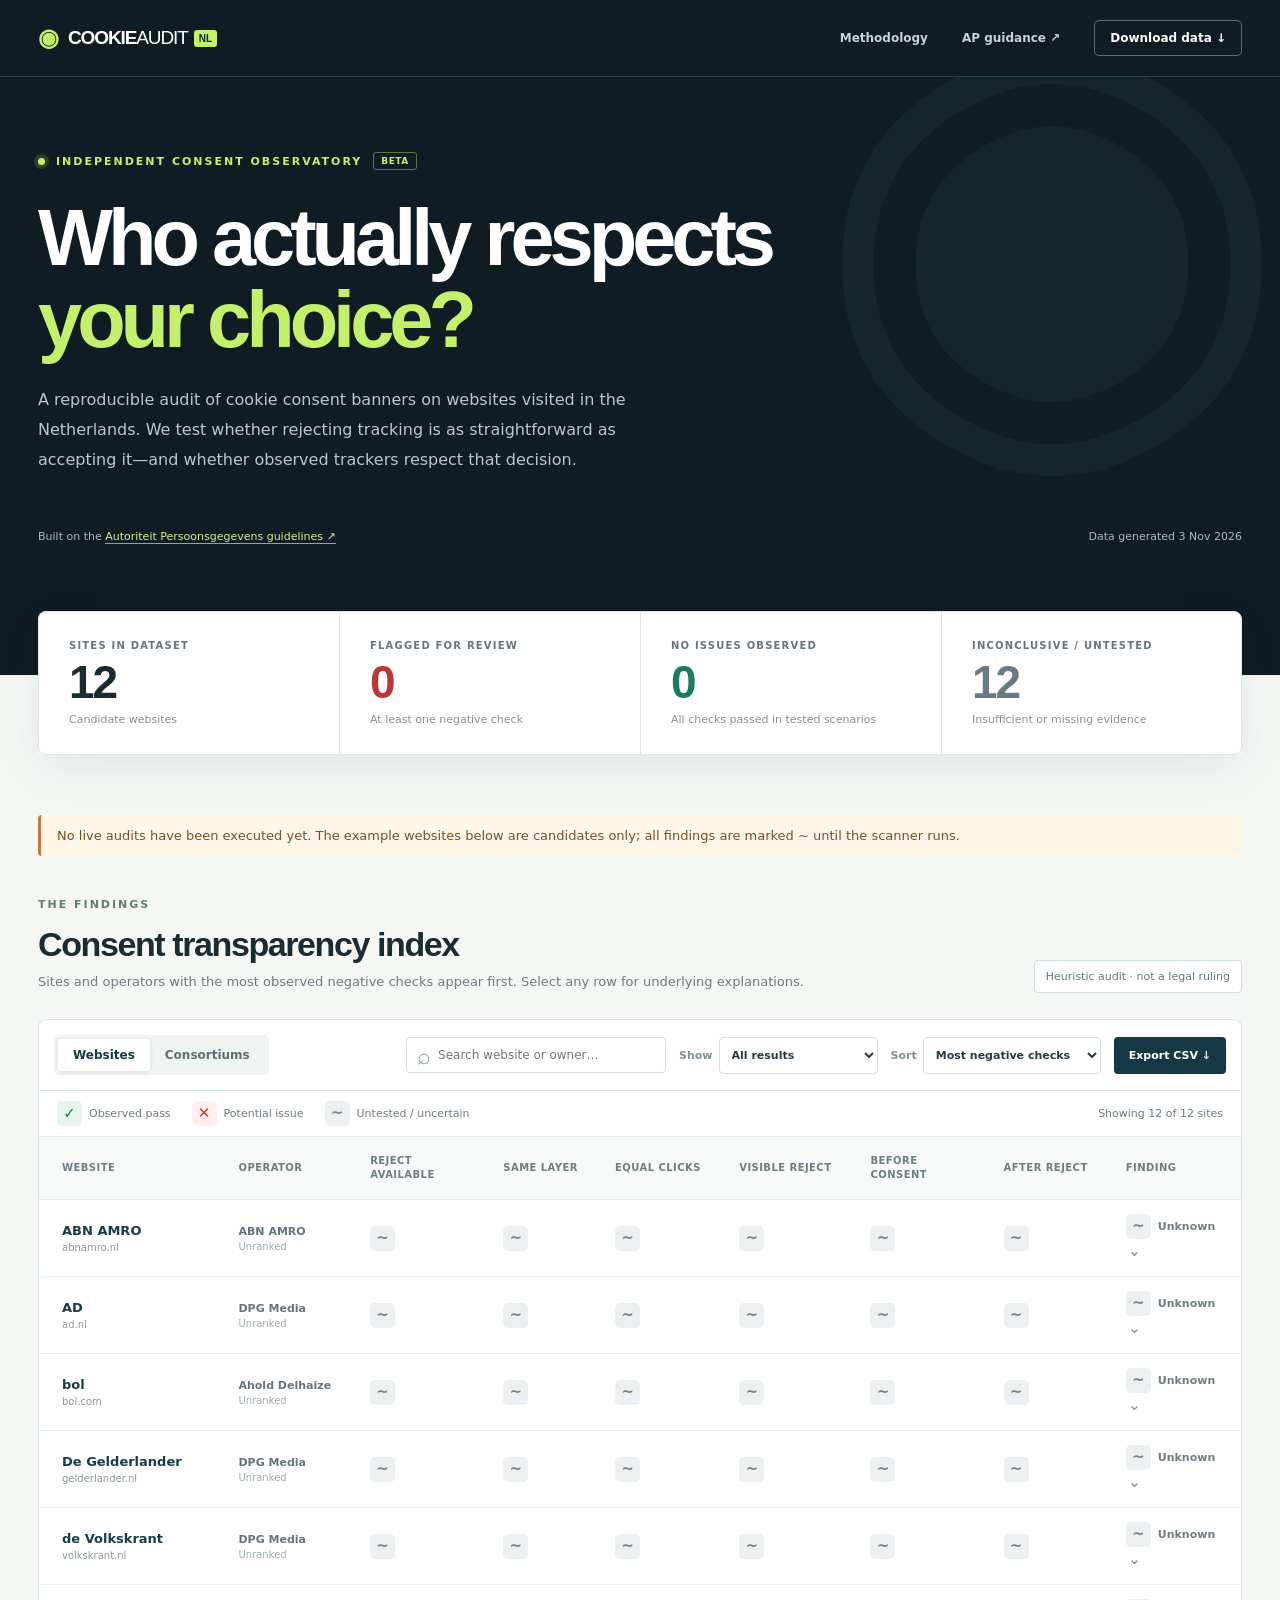
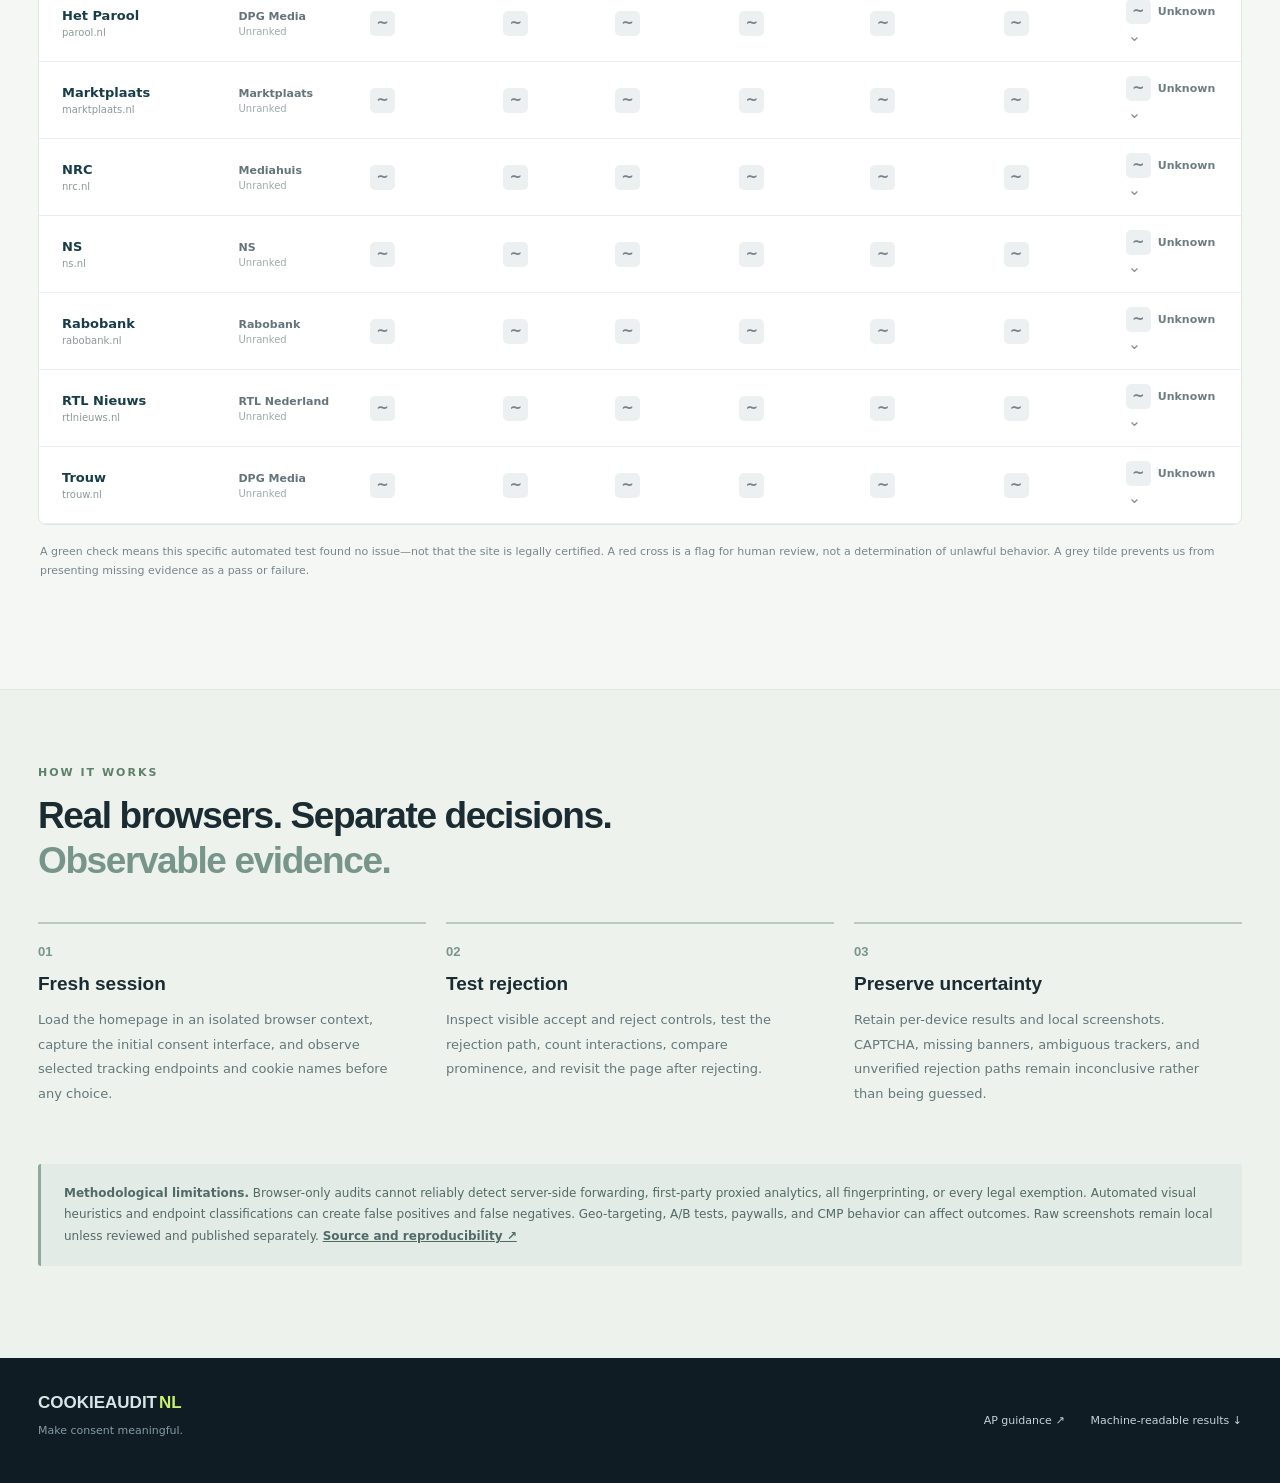
<file: cookie_audit/docs/index.html>
<!doctype html>
<html lang="en">
<head>
  <meta charset="utf-8">
  <meta name="viewport" content="width=device-width, initial-scale=1">
  <meta name="color-scheme" content="light">
  <meta name="description" content="Evidence-first audit of consent banners and pre-consent tracking on popular websites serving the Netherlands.">
  <title>Cookie Audit NL — Who respects your choice?</title>
  <link rel="stylesheet" href="styles.css">
  <script src="app.js" defer></script>
</head>
<body>
  <a class="skip" href="#results">Skip to audit results</a>
  <header class="topbar"><div class="shell nav">
    <a class="brand" href="./" aria-label="Cookie Audit home"><span class="logo">◉</span> COOKIE<span class="brand-light">AUDIT</span><span class="brand-nl">NL</span></a>
    <div class="navlinks"><a href="#methodology">Methodology</a><a href="https://autoriteitpersoonsgegevens.nl/themas/internet-slimme-apparaten/cookies/heldere-en-misleidende-cookiebanners" target="_blank" rel="noopener noreferrer">AP guidance ↗</a><a href="data/results.json" download class="nav-download">Download data ↓</a></div>
  </div></header>
  <main>
    <section class="hero"><div class="shell hero-inner">
      <div class="eyebrow"><span class="pulse"></span> INDEPENDENT CONSENT OBSERVATORY <span class="tag">BETA</span></div>
      <h1>Who actually respects<br><em>your choice?</em></h1>
      <p class="intro">A reproducible audit of cookie consent banners on websites visited in the Netherlands. We test whether rejecting tracking is as straightforward as accepting it—and whether observed trackers respect that decision.</p>
      <div class="hero-bottom"><span class="rule">Built on the <a href="https://autoriteitpersoonsgegevens.nl/themas/internet-slimme-apparaten/cookies/heldere-en-misleidende-cookiebanners" target="_blank" rel="noopener noreferrer">Autoriteit Persoonsgegevens guidelines ↗</a></span><span id="updated" class="updated">Loading audit data…</span></div>
    </div></section>
    <section class="shell metrics" aria-label="Audit summary">
      <div class="metric"><div class="metric-title">SITES IN DATASET</div><div class="metric-value" id="count-total">—</div><div class="metric-sub">Candidate websites</div></div>
      <div class="metric"><div class="metric-title">FLAGGED FOR REVIEW</div><div class="metric-value red" id="count-failed">—</div><div class="metric-sub">At least one negative check</div></div>
      <div class="metric"><div class="metric-title">NO ISSUES OBSERVED</div><div class="metric-value green" id="count-passed">—</div><div class="metric-sub">All checks passed in tested scenarios</div></div>
      <div class="metric"><div class="metric-title">INCONCLUSIVE / UNTESTED</div><div class="metric-value gray" id="count-unknown">—</div><div class="metric-sub">Insufficient or missing evidence</div></div>
    </section>
    <section class="shell content" id="results">
      <div id="notice" class="notice" role="status">Loading results…</div>
      <div class="section-head"><div><div class="eyebrow dark">THE FINDINGS</div><h2>Consent transparency index</h2><p>Sites and operators with the most observed negative checks appear first. Select any row for underlying explanations.</p></div><span class="method-badge">Heuristic audit · not a legal ruling</span></div>
      <div class="toolbar">
        <div class="tabs" role="group" aria-label="Results view"><button id="view-websites" class="tab selected" aria-pressed="true">Websites</button><button id="view-owners" class="tab" aria-pressed="false">Consortiums</button></div>
        <label class="searchbox"><span class="sr-only">Search sites or consortiums</span><span class="search-icon">⌕</span><input id="search" type="search" placeholder="Search website or owner…" autocomplete="off"></label>
        <label class="select-wrap">Show <select id="status-filter"><option value="all">All results</option><option value="fail">Flagged</option><option value="pass">No issues observed</option><option value="unknown">Inconclusive</option></select></label>
        <label class="select-wrap">Sort <select id="sort"><option value="worst">Most negative checks</option><option value="group">Most problematic operator</option><option value="rank">Popularity rank</option><option value="name">Website name</option></select></label>
        <button id="csv-download" class="export" type="button">Export CSV ↓</button>
      </div>
      <div class="legend"><span class="legend-item"><span class="result-icon pass">✓</span> Observed pass</span><span class="legend-item"><span class="result-icon fail">✕</span> Potential issue</span><span class="legend-item"><span class="result-icon unknown">~</span> Untested / uncertain</span><span class="count" id="visible-count"></span></div>
      <div class="table-wrap" id="table-wrap"><table class="data-table"><thead><tr><th>Website</th><th>Operator</th><th title="Reject control available">Reject available</th><th title="Both choices directly present on first layer">Same layer</th><th title="Reject does not require more clicks">Equal clicks</th><th title="Reject as clear as accept">Visible reject</th><th title="No known tracking indicators before consent">Before consent</th><th title="No known tracking indicators after reject">After reject</th><th>Finding</th></tr></thead><tbody id="results-body"></tbody></table></div>
      <div id="operators" class="operators" hidden></div>
      <div id="empty" class="empty" hidden>No results match your filters.</div>
      <p class="table-footnote">A green check means this specific automated test found no issue—not that the site is legally certified. A red cross is a flag for human review, not a determination of unlawful behavior. A grey tilde prevents us from presenting missing evidence as a pass or failure.</p>
    </section>
    <section class="method" id="methodology"><div class="shell">
      <div class="eyebrow dark">HOW IT WORKS</div><h2>Real browsers. Separate decisions.<br><span>Observable evidence.</span></h2>
      <div class="steps"><article><div class="step-number">01</div><h3>Fresh session</h3><p>Load the homepage in an isolated browser context, capture the initial consent interface, and observe selected tracking endpoints and cookie names before any choice.</p></article><article><div class="step-number">02</div><h3>Test rejection</h3><p>Inspect visible accept and reject controls, test the rejection path, count interactions, compare prominence, and revisit the page after rejecting.</p></article><article><div class="step-number">03</div><h3>Preserve uncertainty</h3><p>Retain per-device results and local screenshots. CAPTCHA, missing banners, ambiguous trackers, and unverified rejection paths remain inconclusive rather than being guessed.</p></article></div>
      <div class="disclaimer"><strong>Methodological limitations.</strong> Browser-only audits cannot reliably detect server-side forwarding, first-party proxied analytics, all fingerprinting, or every legal exemption. Automated visual heuristics and endpoint classifications can create false positives and false negatives. Geo-targeting, A/B tests, paywalls, and CMP behavior can affect outcomes. Raw screenshots remain local unless reviewed and published separately. <a href="https://github.com/Tomodovodoo/Collection-of-Projects/tree/main/cookie_audit">Source and reproducibility ↗</a></div>
    </div></section>
  </main>
  <footer><div class="shell footer-inner"><div><strong>COOKIEAUDIT<span>NL</span></strong><p>Make consent meaningful.</p></div><div class="footlinks"><a href="https://autoriteitpersoonsgegevens.nl/themas/internet-slimme-apparaten/cookies/heldere-en-misleidende-cookiebanners">AP guidance ↗</a><a href="data/results.json">Machine-readable results ↓</a></div></div></footer>
</body>
</html>
</file>
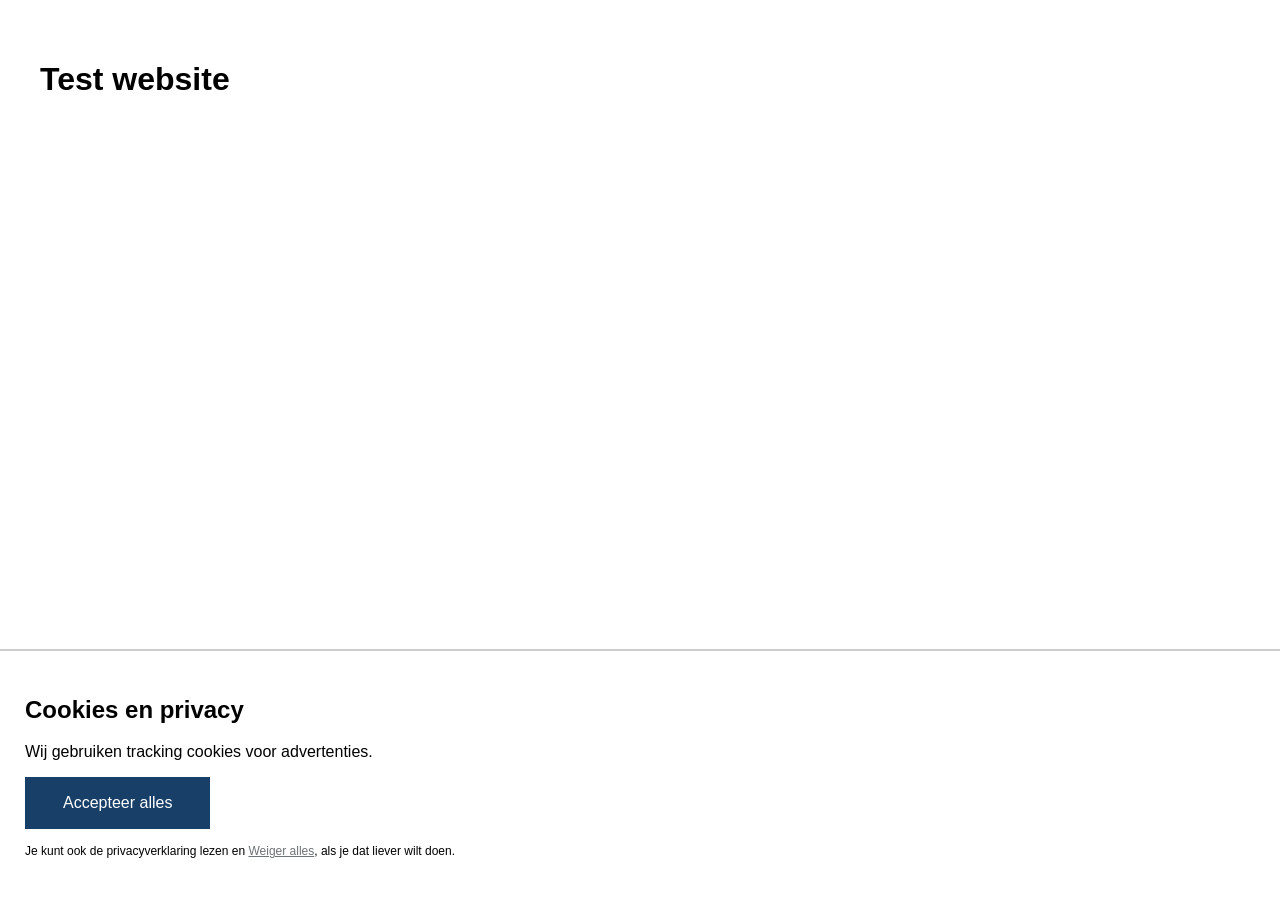
<file: cookie_audit/tests/fixtures/badlink.html>
<!DOCTYPE html><html lang="nl"><head><meta charset="utf-8"><title>Fixture — hidden link</title><style>body{font-family:Arial;margin:0}main{padding:40px}.banner{position:fixed;bottom:0;left:0;right:0;background:white;border-top:2px solid #ccc;padding:25px;z-index:5}button{border:0;padding:17px 38px;font-size:16px;background:#183f68;color:white;cursor:pointer;margin-right:10px}.privacytext{font-size:12px;max-width:650px;line-height:1.8}a{color:#6e7376;text-decoration:underline}</style></head><body><main><h1>Test website</h1></main><div class="banner" id="cookie-banner"><h2>Cookies en privacy</h2><p>Wij gebruiken tracking cookies voor advertenties.</p><button id="accept">Accepteer alles</button><p class="privacytext">Je kunt ook de privacyverklaring lezen en <a href="#" id="reject">Weiger alles</a>, als je dat liever wilt doen.</p></div><script>if(localStorage.getItem('choice'))document.getElementById('cookie-banner').style.display='none';document.getElementById('reject').onclick=e=>{e.preventDefault();localStorage.setItem('choice','reject');document.getElementById('cookie-banner').style.display='none'};document.getElementById('accept').onclick=()=>{localStorage.setItem('choice','accept');document.getElementById('cookie-banner').style.display='none'};</script></body></html>
</file>
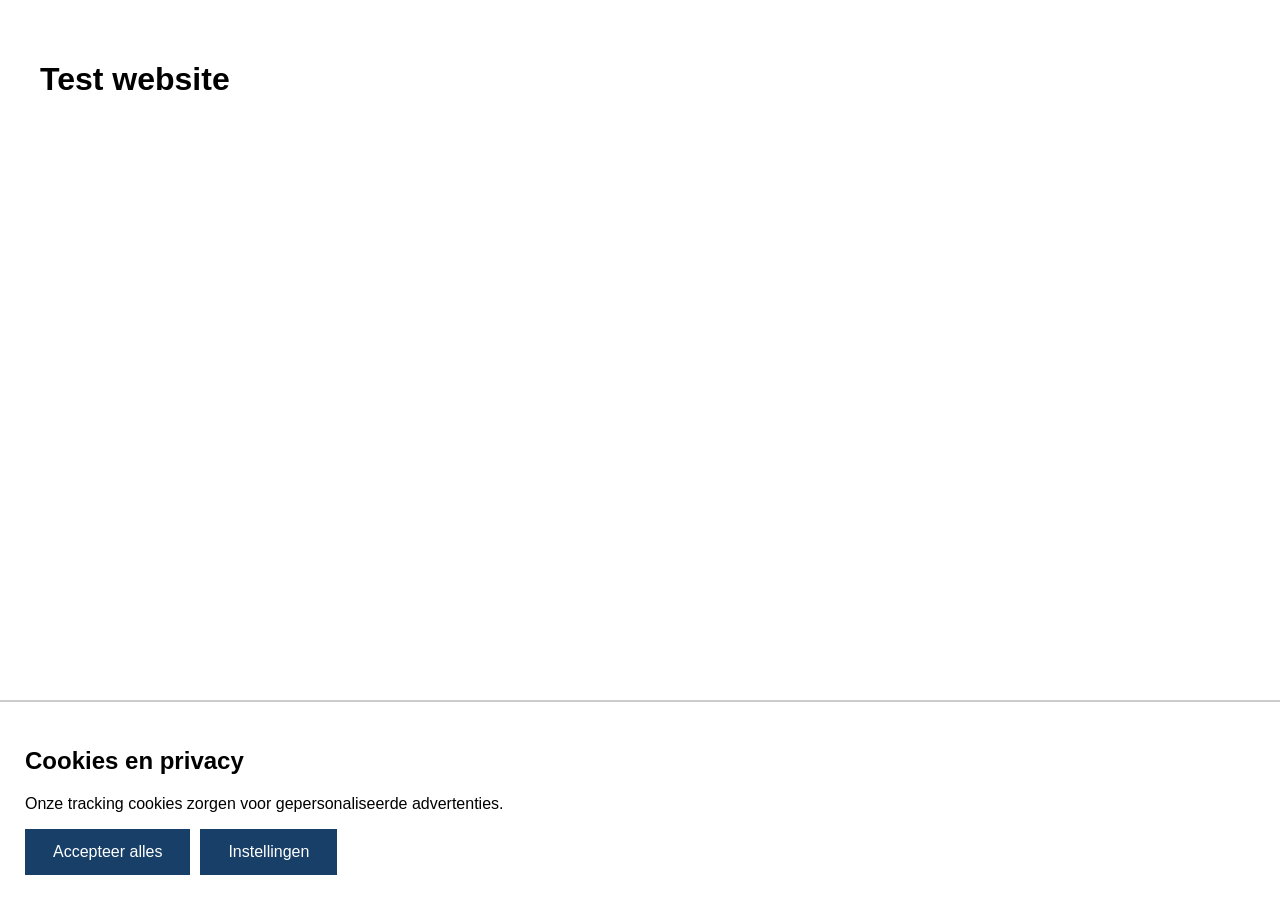
<file: cookie_audit/tests/fixtures/badsteps.html>
<!DOCTYPE html><html lang="nl"><head><meta charset="utf-8"><title>Fixture — extra rejection step</title><style>body{font-family:Arial;margin:0}main{padding:40px}.banner{position:fixed;bottom:0;left:0;right:0;background:white;border-top:2px solid #ccc;padding:25px;z-index:5}button{border:0;padding:14px 28px;font-size:16px;background:#183f68;color:white;cursor:pointer;margin-right:10px}.no{background:#296d4d}</style></head><body><main><h1>Test website</h1></main><div class="banner" id="cookie-banner"><h2>Cookies en privacy</h2><p>Onze tracking cookies zorgen voor gepersonaliseerde advertenties.</p><section id="first"><button id="accept">Accepteer alles</button><button id="settings">Instellingen</button></section><section id="second" style="display:none"><p>Pas uw cookievoorkeuren aan.</p><button class="no" id="reject">Weiger alles</button></section></div><script>if(localStorage.getItem('choice'))document.getElementById('cookie-banner').style.display='none';document.getElementById('settings').onclick=()=>{document.getElementById('first').style.display='none';document.getElementById('second').style.display='block'};document.getElementById('reject').onclick=()=>{localStorage.setItem('choice','reject');document.getElementById('cookie-banner').style.display='none'};document.getElementById('accept').onclick=()=>{localStorage.setItem('choice','accept');document.getElementById('cookie-banner').style.display='none'};</script></body></html>
</file>
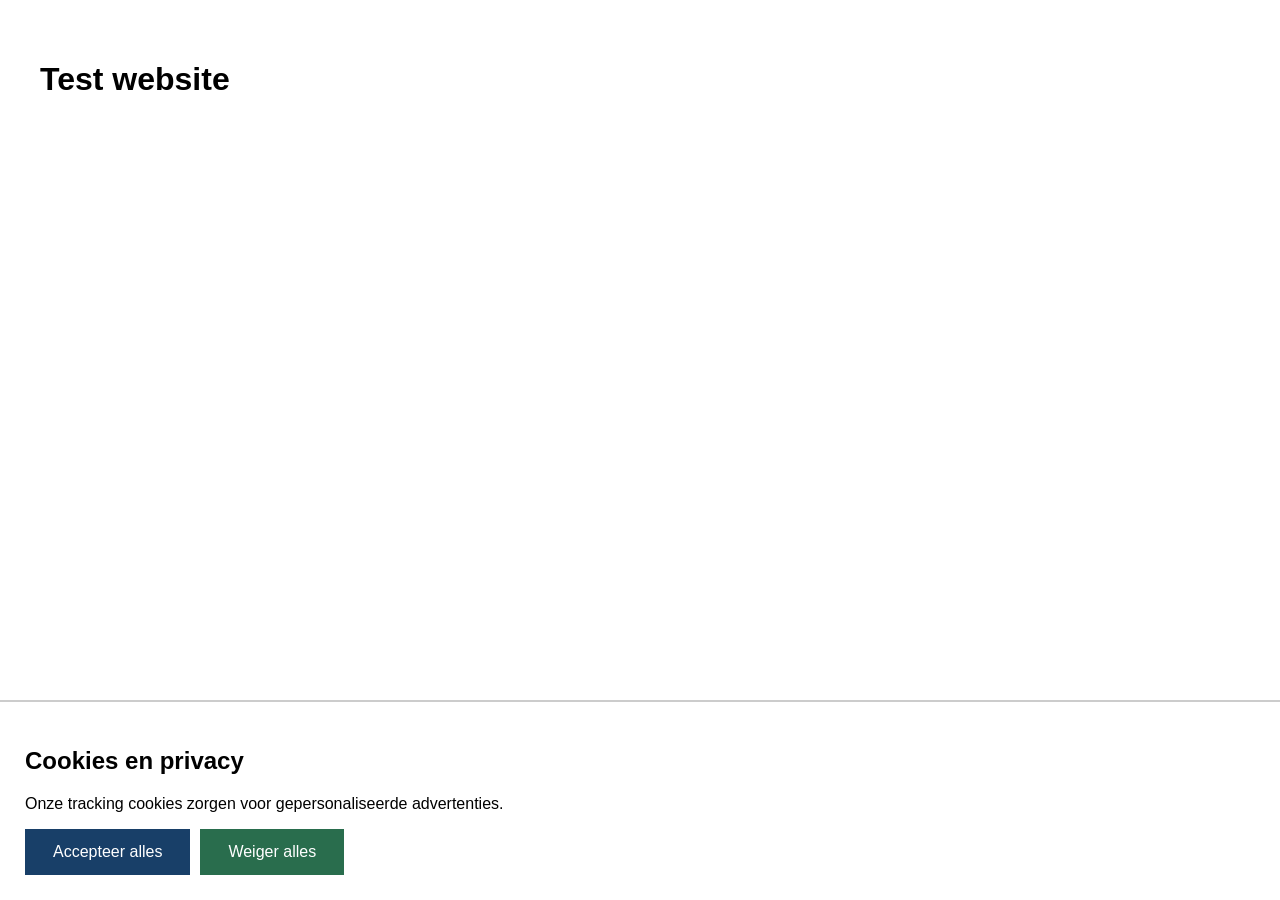
<file: cookie_audit/tests/fixtures/badtracker.html>
<!DOCTYPE html><html lang="nl"><head><meta charset="utf-8"><title>Fixture — pre-consent tracker</title><style>body{font-family:Arial;margin:0}main{padding:40px}.banner{position:fixed;bottom:0;left:0;right:0;background:white;border-top:2px solid #ccc;padding:25px;z-index:5}button{border:0;padding:14px 28px;font-size:16px;background:#183f68;color:white;margin-right:10px}.no{background:#296d4d}</style></head><body><main><h1>Test website</h1></main><div class="banner" id="cookie-banner"><h2>Cookies en privacy</h2><p>Onze tracking cookies zorgen voor gepersonaliseerde advertenties.</p><button id="accept">Accepteer alles</button><button class="no" id="reject">Weiger alles</button></div><script>fetch('https://www.google-analytics.com/g/collect?v=2&tid=G-FAKE&cid=123').catch(()=>{});if(localStorage.getItem('choice'))document.getElementById('cookie-banner').style.display='none';for(const action of ['accept','reject'])document.getElementById(action).onclick=()=>{localStorage.setItem('choice',action);document.getElementById('cookie-banner').style.display='none'};</script></body></html>
</file>
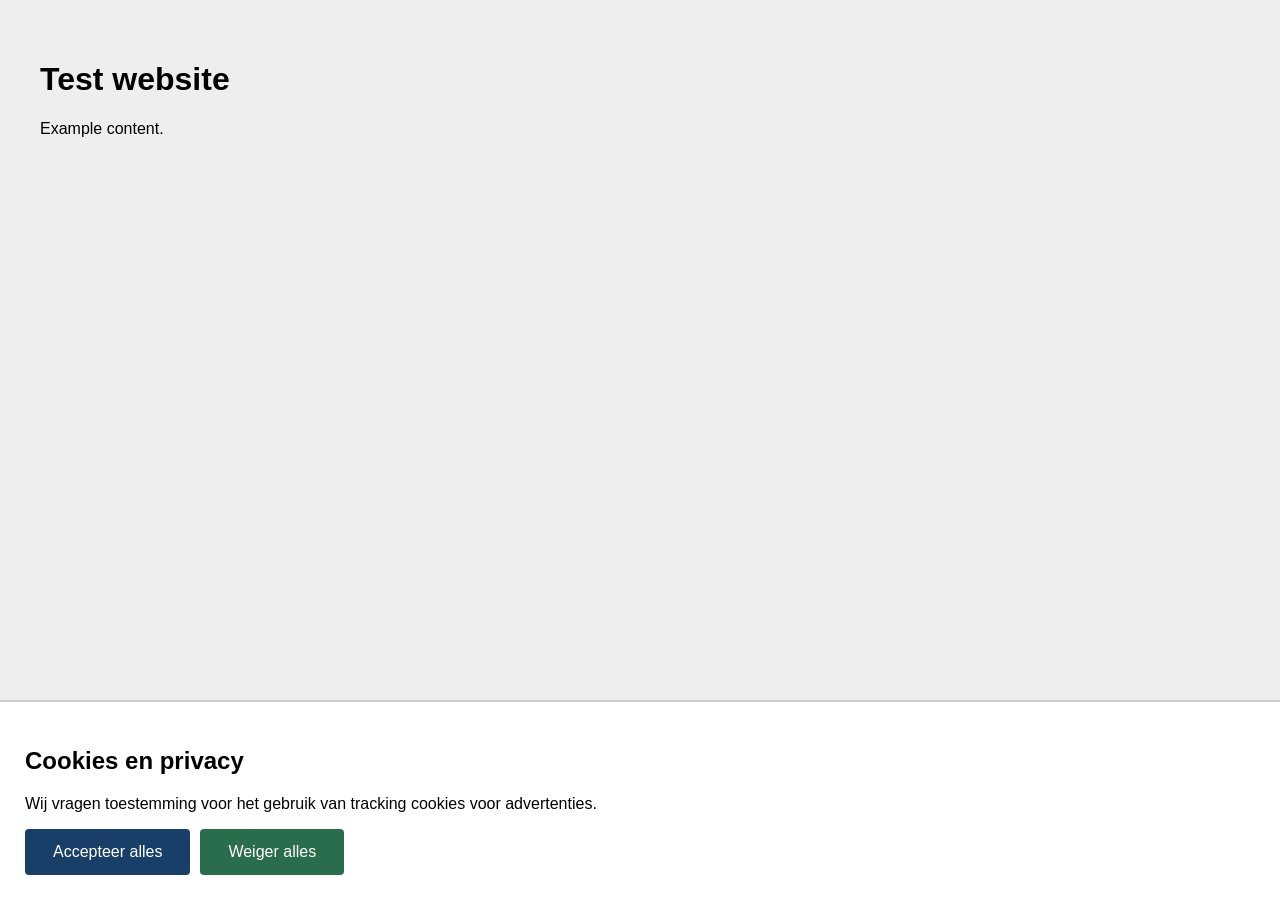
<file: cookie_audit/tests/fixtures/good.html>
<!DOCTYPE html><html lang="nl"><head><meta charset="utf-8"><title>Fixture — good</title><style>body{font-family:Arial;margin:0;background:#eee} main{padding:40px}.banner{position:fixed;bottom:0;left:0;right:0;background:white;border-top:2px solid #ccc;padding:25px;z-index:5}button{border:0;padding:14px 28px;font-size:16px;background:#183f68;color:white;border-radius:4px;cursor:pointer;margin-right:10px}.reject{background:#296d4d;color:white}</style></head><body><main><h1>Test website</h1>Example content.</main><div class="banner" id="cookie-banner"><h2>Cookies en privacy</h2><p>Wij vragen toestemming voor het gebruik van tracking cookies voor advertenties.</p><button id="accept">Accepteer alles</button><button class="reject" id="reject">Weiger alles</button></div><script>if(localStorage.getItem('choice'))document.getElementById('cookie-banner').style.display='none';for(const action of ['accept','reject'])document.getElementById(action).addEventListener('click',()=>{localStorage.setItem('choice',action);document.getElementById('cookie-banner').style.display='none'});</script></body></html>
</file>
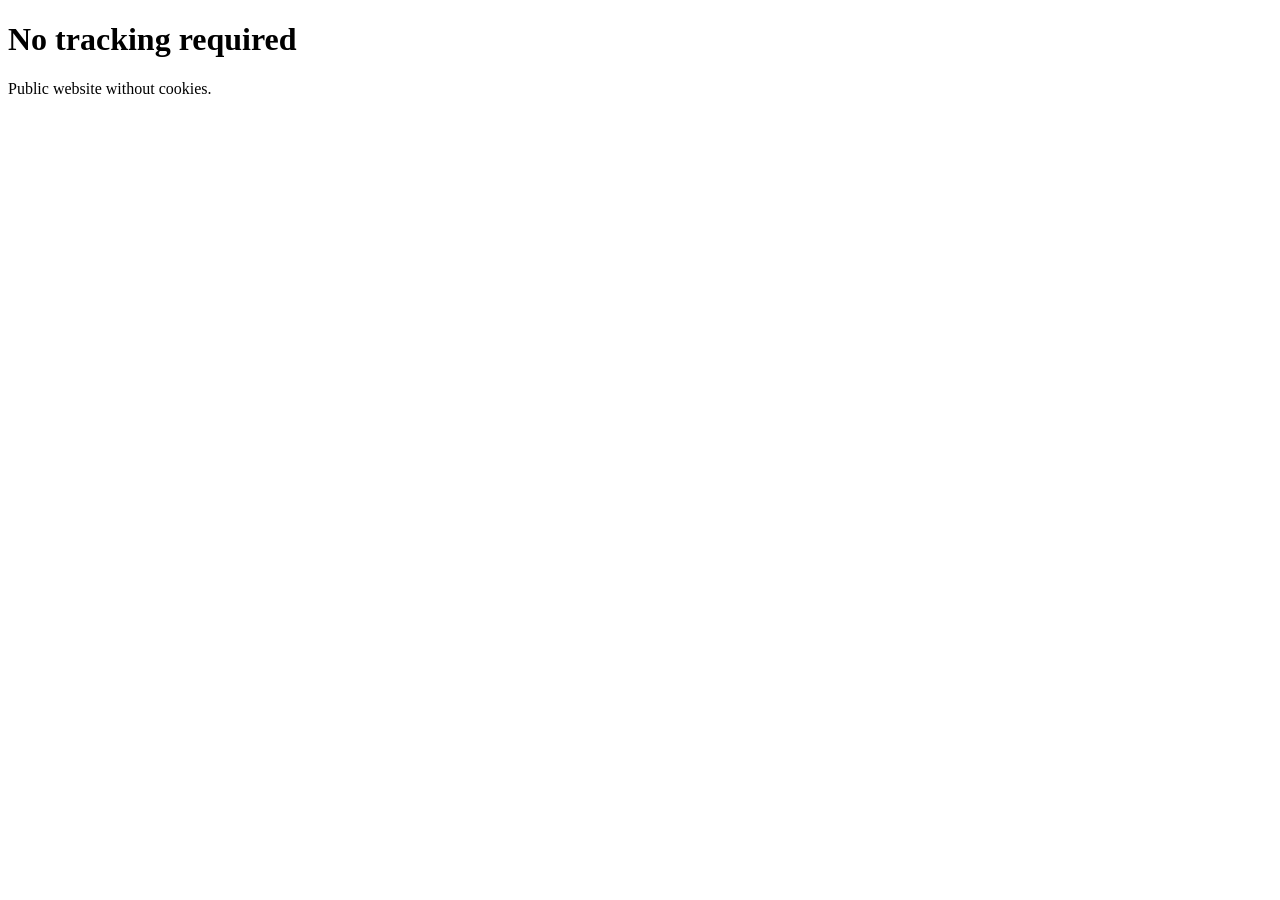
<file: cookie_audit/tests/fixtures/nobanner.html>
<!DOCTYPE html><html lang="nl"><head><meta charset="utf-8"><title>Fixture — no banner</title></head><body><main><h1>No tracking required</h1><p>Public website without cookies.</p></main></body></html>
</file>
<file: cookie_audit/docs/styles.css>
:root{--dark:#101c24;--navy:#142c39;--lime:#c5f06c;--ink:#1b2b32;--muted:#6d7a83;--line:#e0e6e6;--bg:#f5f7f5;--red:#bb3634;--redbg:#fff0ee;--green:#1b7c59;--greenbg:#e6f5eb;--gray:#78848b;--graybg:#edf0f1}
*{box-sizing:border-box}html{scroll-behavior:smooth}body{margin:0;background:var(--bg);color:var(--ink);font-family:'DM Sans',system-ui,-apple-system,Arial,sans-serif;font-size:14px}a{color:inherit}button,input,select{font:inherit}.shell{width:min(1400px,calc(100% - 76px));margin:auto}.topbar{background:var(--dark);color:white;border-bottom:1px solid #2a404b}.nav{height:76px;display:flex;align-items:center;justify-content:space-between;gap:30px}.brand{text-decoration:none;font-family:'Space Grotesk',sans-serif;font-weight:700;letter-spacing:-1.1px;font-size:19px;white-space:nowrap;display:inline-flex;align-items:center;gap:0}.logo{color:var(--lime);margin-right:10px;font-size:24px}.brand-light{font-weight:400}.brand-nl{background:var(--lime);font:700 10px 'DM Sans',sans-serif;color:#122831;border-radius:3px;padding:3px 5px;letter-spacing:0;margin-left:6px}.navlinks{display:flex;align-items:center;gap:34px;font-size:12px;font-weight:700}.navlinks a{text-decoration:none;color:#c4d3d6}.navlinks a:hover{color:white}.navlinks .nav-download{border:1px solid #55707c;padding:10px 15px;border-radius:5px;color:white}.hero{background:var(--dark);color:white;overflow:hidden}.hero-inner{padding-top:75px;padding-bottom:132px;position:relative}.hero-inner::after{content:'◉';position:absolute;right:-50px;top:-130px;font:550px 'Space Grotesk';color:#213744;opacity:.35;line-height:1;pointer-events:none}.eyebrow{font-size:11px;font-weight:800;letter-spacing:2px;display:flex;align-items:center;gap:11px;color:var(--lime);position:relative;z-index:1}.eyebrow.dark{color:#5d816a}.pulse{width:7px;height:7px;border-radius:100%;background:var(--lime);box-shadow:0 0 0 4px #b3eb6a28}.tag{font-size:9px;letter-spacing:.5px;padding:3px 7px;border:1px solid #577744;border-radius:3px}.hero h1{font:700 clamp(46px,6.2vw,90px)/1.03 'Space Grotesk',sans-serif;letter-spacing:-5px;position:relative;z-index:1;margin:27px 0 25px;max-width:970px}.hero h1 em{font-style:normal;color:var(--lime)}.intro{color:#b8c8cc;max-width:650px;font-size:16px;line-height:1.85;position:relative;z-index:1}.hero-bottom{margin-top:56px;display:flex;justify-content:space-between;gap:15px;align-items:center;color:#a6bbc2;font-size:11px;position:relative;z-index:1}.rule a{color:#d6ee9b;text-decoration:none;border-bottom:1px solid #8ab55c}.updated{font-variant-numeric:tabular-nums}.metrics{display:grid;grid-template-columns:repeat(4,1fr);margin-top:-64px;position:relative;z-index:2;box-shadow:0 12px 40px #17313b13}.metric{padding:28px 30px;background:white;border:1px solid var(--line);border-right:0}.metric:first-child{border-radius:8px 0 0 8px}.metric:last-child{border-right:1px solid var(--line);border-radius:0 8px 8px 0}.metric-title{font-size:10px;letter-spacing:1.2px;font-weight:800;color:#66767c}.metric-value{font:700 46px 'Space Grotesk',sans-serif;line-height:1.35;letter-spacing:-2px}.metric-value.red{color:var(--red)}.metric-value.green{color:var(--green)}.metric-value.gray{color:#697a82}.metric-sub{font-size:11px;color:#879197}.content{padding-top:60px;padding-bottom:90px}.notice{padding:13px 16px;border-left:3px solid #8699a3;background:#eaf0f1;color:#3d5863;border-radius:4px;margin-bottom:42px;font-size:13px}.notice.warn{border-left-color:#c17b34;background:#fff6e8;color:#71522a}.section-head{display:flex;align-items:end;justify-content:space-between;gap:24px;margin-bottom:26px}.section-head h2,.method h2{font:700 34px 'Space Grotesk',sans-serif;letter-spacing:-1.4px;margin:14px 0 7px}.section-head p{margin:0;color:var(--muted);font-size:13px;line-height:1.7}.method-badge{font-size:11px;color:#63777d;border:1px solid #d4dedb;border-radius:4px;background:white;padding:9px 11px;white-space:nowrap}.toolbar{display:flex;align-items:center;gap:13px;flex-wrap:wrap;background:white;padding:15px;border:1px solid var(--line);border-bottom:0;border-radius:8px 8px 0 0}.tabs{display:flex;background:#eff3f1;border-radius:5px;padding:4px;margin-right:auto}.tab{border:0;background:none;color:#5d6f73;padding:9px 15px;border-radius:3px;cursor:pointer;font-size:12px;font-weight:700}.tab.selected{background:white;color:#163b3f;box-shadow:0 1px 5px #00000014}.searchbox{position:relative;flex:0 1 260px}.searchbox input{width:100%;border:1px solid #d7dfdd;border-radius:4px;padding:10px 12px 10px 31px;outline:none;font-size:12px}.searchbox input:focus,select:focus{outline:2px solid #79b48a;outline-offset:1px}.search-icon{position:absolute;left:11px;top:6px;color:#8ca1a2;font-size:23px}.select-wrap{font-size:11px;color:#819097;font-weight:600;display:flex;align-items:center;gap:6px}select{border:1px solid #d7dfdd;background:#fff;color:#263b40;border-radius:4px;padding:10px 8px;font-weight:700;font-size:11px;max-width:178px}.export{background:#153846;color:white;border:0;border-radius:4px;padding:12px 15px;white-space:nowrap;font-size:11px;font-weight:800;cursor:pointer}.export:hover{background:#285263}.legend{display:flex;align-items:center;gap:21px;background:#fff;border:1px solid var(--line);border-bottom:0;padding:10px 18px;font-size:11px;color:#6c7b80}.legend-item{display:flex;align-items:center;gap:7px}.legend .count{margin-left:auto}.result-icon{display:inline-flex;justify-content:center;align-items:center;font-size:15px;font-weight:800;border-radius:5px;width:25px;height:25px;line-height:1}.result-icon.pass{background:var(--greenbg);color:var(--green)}.result-icon.fail{background:var(--redbg);color:var(--red)}.result-icon.unknown{background:var(--graybg);color:var(--gray)}.result-icon.big{width:32px;height:32px;font-size:17px}.table-wrap{overflow-x:auto;background:white;border:1px solid var(--line);border-radius:0 0 8px 8px}.data-table{width:100%;border-collapse:collapse;min-width:1040px;text-align:left}.data-table thead th{padding:17px 13px;background:#f8faf9;color:#6c7d81;white-space:normal;max-width:120px;font-size:10px;line-height:1.4;text-transform:uppercase;letter-spacing:.45px;border-bottom:1px solid var(--line);font-weight:800}.data-table thead th:first-child{padding-left:23px}.data-table tbody tr.main-row{border-bottom:1px solid #e8eded;cursor:pointer}.data-table tbody tr.main-row:hover{background:#f5f9f6}.data-table tbody td{padding:14px 13px;vertical-align:middle}.data-table tbody td:first-child{padding-left:23px;min-width:168px}.data-table tbody td:nth-child(2){max-width:140px}.site-name{display:flex;align-items:center;gap:9px}.site-name a{font-weight:800;color:#183d48;text-decoration:none;font-size:13px}.site-name a:hover{text-decoration:underline}.domain{font-size:10px;color:#8b9899;margin-top:4px}.owner{font-size:11px;color:#63747a;font-weight:700}.rank{font-size:10px;color:#9daaaa;margin-top:3px}.findings{display:flex;align-items:center;gap:7px;font-size:11px;font-weight:800;white-space:nowrap}.findings.fail{color:var(--red)}.findings.pass{color:var(--green)}.findings.unknown{color:#6e7d80}.expand{background:none;border:none;color:#849399;cursor:pointer;font-size:16px;padding:2px}.details-row{background:#f7faf8;border-bottom:1px solid #dce7e4}.details-row td{padding:18px 24px !important}.detail-grid{display:grid;grid-template-columns:repeat(3,minmax(0,1fr));gap:12px}.detail-box{background:white;border:1px solid #e3ebea;border-radius:6px;padding:12px}.detail-title{font-size:11px;font-weight:800;margin-bottom:6px;display:flex;align-items:center;gap:7px}.detail-box p{font-size:11px;color:#5c6e76;line-height:1.55;margin:0}.detail-meta{font-size:11px;color:#67797d;margin-top:14px}.table-footnote{color:#76858c;font-size:11px;line-height:1.7;margin:18px 2px}.operators{display:grid;grid-template-columns:repeat(2,minmax(0,1fr));gap:15px}.operator-card{background:white;border:1px solid var(--line);border-radius:8px;padding:21px}.operator-top{display:flex;justify-content:space-between;gap:12px;align-items:start}.operator-name{font:700 17px 'Space Grotesk',sans-serif}.operator-numbers{font-size:12px;color:#738388;margin-top:4px}.operator-meter{height:7px;background:#eef0f1;border-radius:9px;overflow:hidden;display:flex;margin-top:20px}.operator-meter span{display:block;height:100%}.operator-meter .bad{background:#c8534b}.operator-meter .good{background:#4a9e7a}.operator-meter .unknown{background:#aebabe}.operator-sites{display:flex;flex-wrap:wrap;gap:7px;margin-top:14px}.operator-sites a{font-size:11px;background:#f2f6f4;text-decoration:none;padding:6px 8px;border-radius:4px;color:#42616a}.empty{padding:36px;text-align:center;border:1px solid var(--line);color:#78888d;background:white;border-radius:6px}.method{background:#edf2ed;padding:76px 0 92px;border-top:1px solid #dfe7e2}.method h2{font-size:37px;line-height:1.23;margin-bottom:38px}.method h2 span{color:#77958a}.steps{display:grid;grid-template-columns:repeat(3,1fr);gap:20px}.steps article{border-top:2px solid #bacabf;padding-top:20px}.step-number{font:600 13px 'Space Grotesk',sans-serif;color:#79958b}.steps h3{font:700 19px 'Space Grotesk',sans-serif;margin:14px 0 10px}.steps p{color:#64777b;font-size:13px;line-height:1.9;max-width:360px}.disclaimer{margin-top:44px;padding:19px 23px;background:#e3ebe6;border-left:3px solid #8fa99a;border-radius:3px;color:#526a67;font-size:12px;line-height:1.8}.disclaimer a{font-weight:800}footer{background:var(--dark);color:#d9e5e6;padding:35px 0}.footer-inner{display:flex;justify-content:space-between;gap:25px}.footer-inner strong{font:700 17px 'Space Grotesk',sans-serif}.footer-inner strong span{color:var(--lime);margin-left:2px}.footer-inner p{font-size:11px;color:#849ba5}.footlinks{display:flex;gap:26px;align-items:center;font-size:11px}.footlinks a{text-decoration:none;color:#c4d3d6}.sr-only{position:absolute;width:1px;height:1px;padding:0;margin:-1px;overflow:hidden;clip:rect(0,0,0,0);white-space:nowrap;border:0}.skip{position:absolute;top:-100px;left:20px;z-index:20;background:var(--lime);padding:12px}.skip:focus{top:10px}
@media(max-width:1150px){.toolbar .tabs{margin-right:4px}.hero-inner::after{right:-170px}.searchbox{flex:1 1 220px}.metrics .metric{padding:23px}.metric-value{font-size:38px}.section-head{align-items:start}.operators{grid-template-columns:1fr}}
@media(max-width:700px){.shell{width:calc(100% - 32px)}.nav{height:65px}.navlinks{gap:12px}.navlinks a:not(.nav-download){display:none}.hero-inner{padding:54px 0 99px}.hero h1{letter-spacing:-2.6px;font-size:48px}.hero-inner::after{display:none}.intro{font-size:14px}.hero-bottom{flex-direction:column;align-items:flex-start}.metrics{grid-template-columns:repeat(2,1fr);margin-top:-46px}.metric{padding:18px;border-right:1px solid var(--line);border-radius:0 !important}.metric-title{font-size:9px}.metric-value{font-size:33px}.metric-sub{font-size:10px}.content{padding-top:45px}.section-head{display:block}.method-badge{display:inline-block;margin-top:16px}.section-head h2{font-size:27px}.toolbar{padding:10px;gap:9px}.tabs{width:100%}.tabs .tab{flex:1}.searchbox{flex-basis:100%}.select-wrap{flex:1 1 125px}.select-wrap select{max-width:none;width:100%}.export{width:100%}.legend{gap:10px;flex-wrap:wrap}.legend .count{width:100%;margin-left:0}.detail-grid,.steps{grid-template-columns:1fr}.method{padding:50px 0}.method h2{font-size:29px}.footer-inner{display:block}.footlinks{flex-wrap:wrap}.steps article{padding-top:12px}}
</file>
